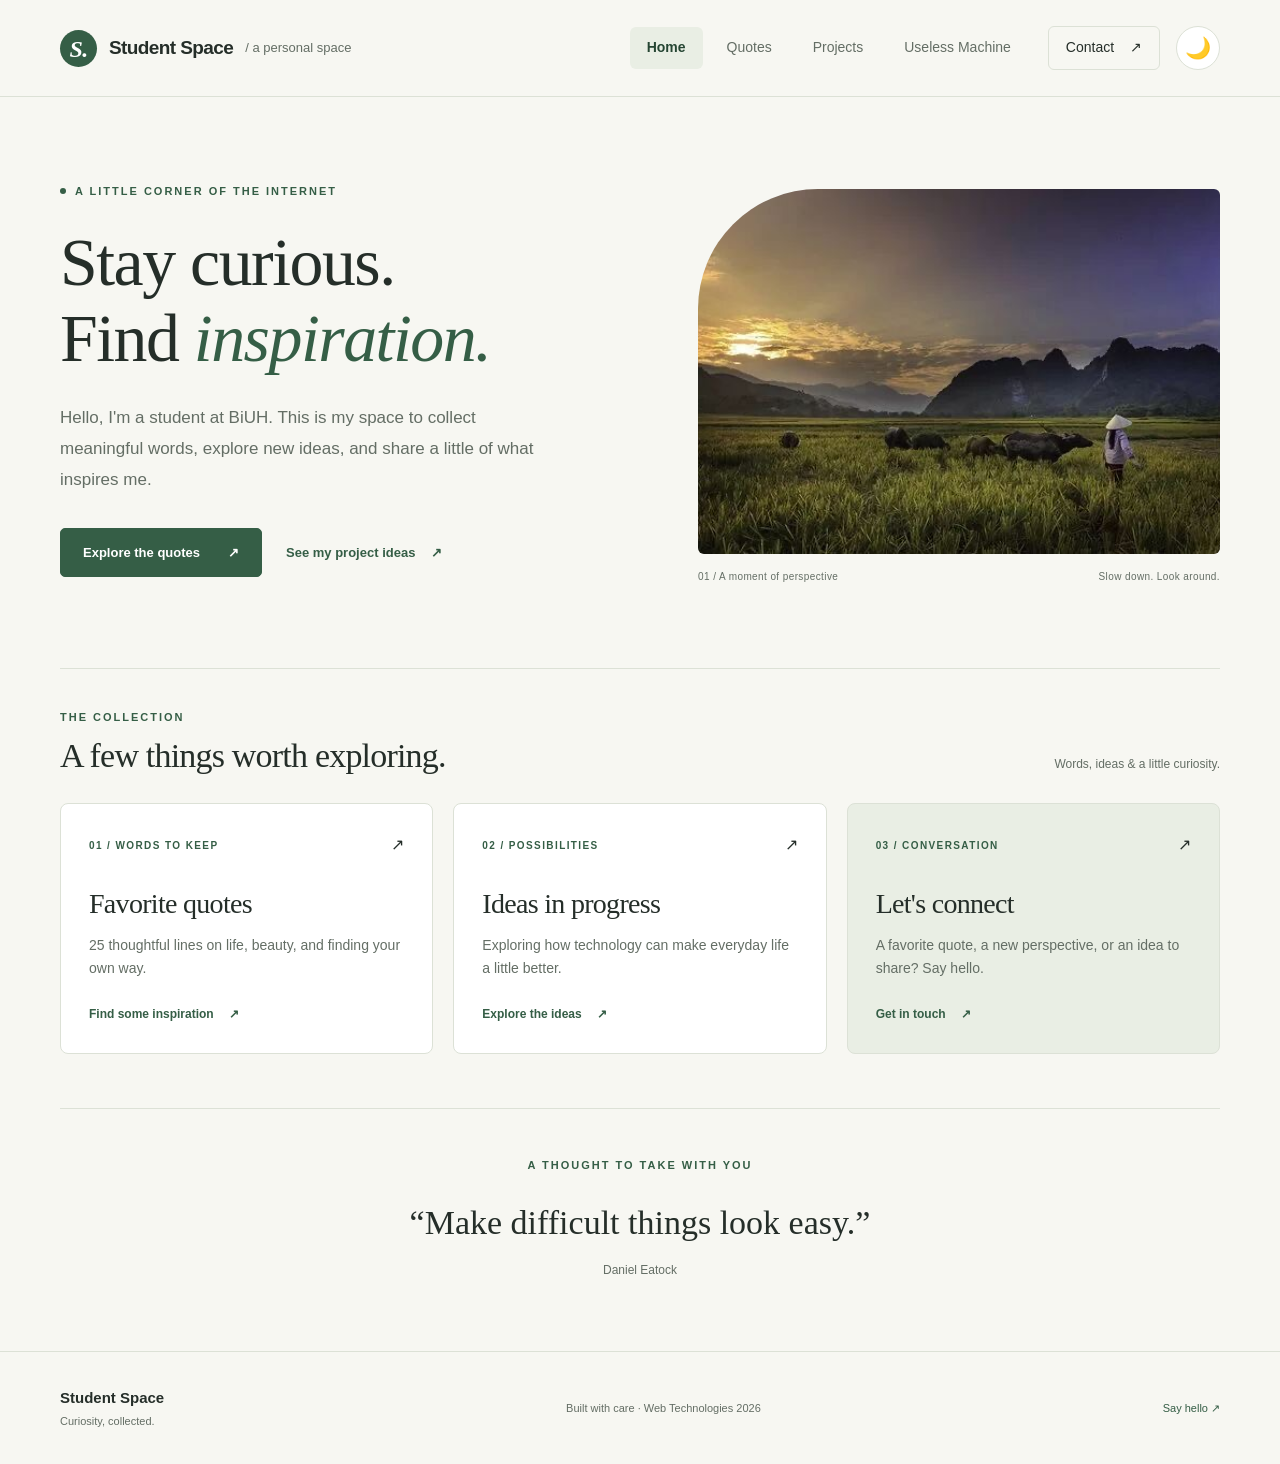
<file: index.html>
<!DOCTYPE html>
<html lang="en">
<head>
  <meta charset="UTF-8">
  <meta name="viewport" content="width=device-width, initial-scale=1.0">
  <meta name="description" content="A personal collection of thoughtful words, project ideas, and things worth exploring.">
  <meta name="theme-color" content="#f7f7f2">
  <title>Home | Student Space</title>
  <link rel="icon" type="image/svg+xml" href="favicon.svg">
  <script src="theme.js"></script>
  <link rel="stylesheet" href="styles.css">
  <script src="nav.js" defer></script>
</head>
<body>
  <a class="skip-link" href="#main-content">Skip to contentq</a>
  <header id="site-header"><nav class="site-nav container" aria-label="Main navigation">
      <a class="brand" href="index.html" aria-current="page"><span class="brand-mark" aria-hidden="true">S.</span> Student Space<span class="brand-note"> / a personal space</span></a>
      <ul class="nav-links">
        <li><a href="index.html" aria-current="page">Home</a></li>
        <li><a href="quotes.html">Quotes</a></li>
        <li><a href="project.html">Projects</a></li>
        <li><a href="useless-machine.html">Useless Machine</a></li>
        <li><a href="contact.html">Contact <span aria-hidden="true">&nearr;</span></a></li>
      </ul>
      <button id="theme-toggle" class="theme-toggle" type="button" aria-label="Switch to night mode" title="Switch to night mode" hidden><span aria-hidden="true">&#127769;</span></button>
    </nav></header>
  <main id="main-content" class="container">
    <section class="home-hero">
      <div class="hero-copy">
        <p class="eyebrow"><span class="status-dot"></span> A LITTLE CORNER OF THE INTERNET</p>
        <h1>Stay curious.<br>Find <em>inspiration.</em></h1>
        <p class="intro">Hello, I'm a student at BiUH. This is my space to collect meaningful words, explore new ideas, and share a little of what inspires me.</p>
        <div class="button-row"><a class="button" href="quotes.html">Explore the quotes <span aria-hidden="true">&nearr;</span></a><a class="text-link" href="project.html">See my project ideas <span aria-hidden="true">&nearr;</span></a></div>
      </div>
      <figure class="hero-image"><img src="123.jpg" alt="A farmer and buffalo in green fields beneath mountains at sunset" width="510" height="340"><figcaption><span>01 / A moment of perspective</span><span>Slow down. Look around.</span></figcaption></figure>
    </section>
    <section class="explore-section" aria-labelledby="explore-heading">
      <div class="section-heading"><div><p class="eyebrow">THE COLLECTION</p><h2 id="explore-heading">A few things worth exploring.</h2></div><span class="small-note">Words, ideas &amp; a little curiosity.</span></div>
      <div class="feature-grid">
        <a class="feature-card" href="quotes.html"><span class="card-top"><span class="eyebrow">01 / WORDS TO KEEP</span><span aria-hidden="true">&nearr;</span></span><h3>Favorite quotes</h3><p>25 thoughtful lines on life, beauty, and finding your own way.</p><span class="card-link">Find some inspiration <span aria-hidden="true">&nearr;</span></span></a>
        <a class="feature-card" href="project.html"><span class="card-top"><span class="eyebrow">02 / POSSIBILITIES</span><span aria-hidden="true">&nearr;</span></span><h3>Ideas in progress</h3><p>Exploring how technology can make everyday life a little better.</p><span class="card-link">Explore the ideas <span aria-hidden="true">&nearr;</span></span></a>
        <a class="feature-card feature-card-green" href="contact.html"><span class="card-top"><span class="eyebrow">03 / CONVERSATION</span><span aria-hidden="true">&nearr;</span></span><h3>Let's connect</h3><p>A favorite quote, a new perspective, or an idea to share? Say hello.</p><span class="card-link">Get in touch <span aria-hidden="true">&nearr;</span></span></a>
      </div>
    </section>
    <aside class="home-quote"><span class="eyebrow">A THOUGHT TO TAKE WITH YOU</span><blockquote>&ldquo;Make difficult things look easy.&rdquo;</blockquote><p>Daniel Eatock</p></aside>
  </main>
  <footer id="site-footer"><div class="footer-inner container">
      <a class="footer-brand" href="index.html">Student Space<span>Curiosity, collected.</span></a>
      <p>Built with care &middot; Web Technologies 2026</p>
      <a href="contact.html">Say hello <span aria-hidden="true">&nearr;</span></a>
    </div></footer>
</body>
</html>
</file>
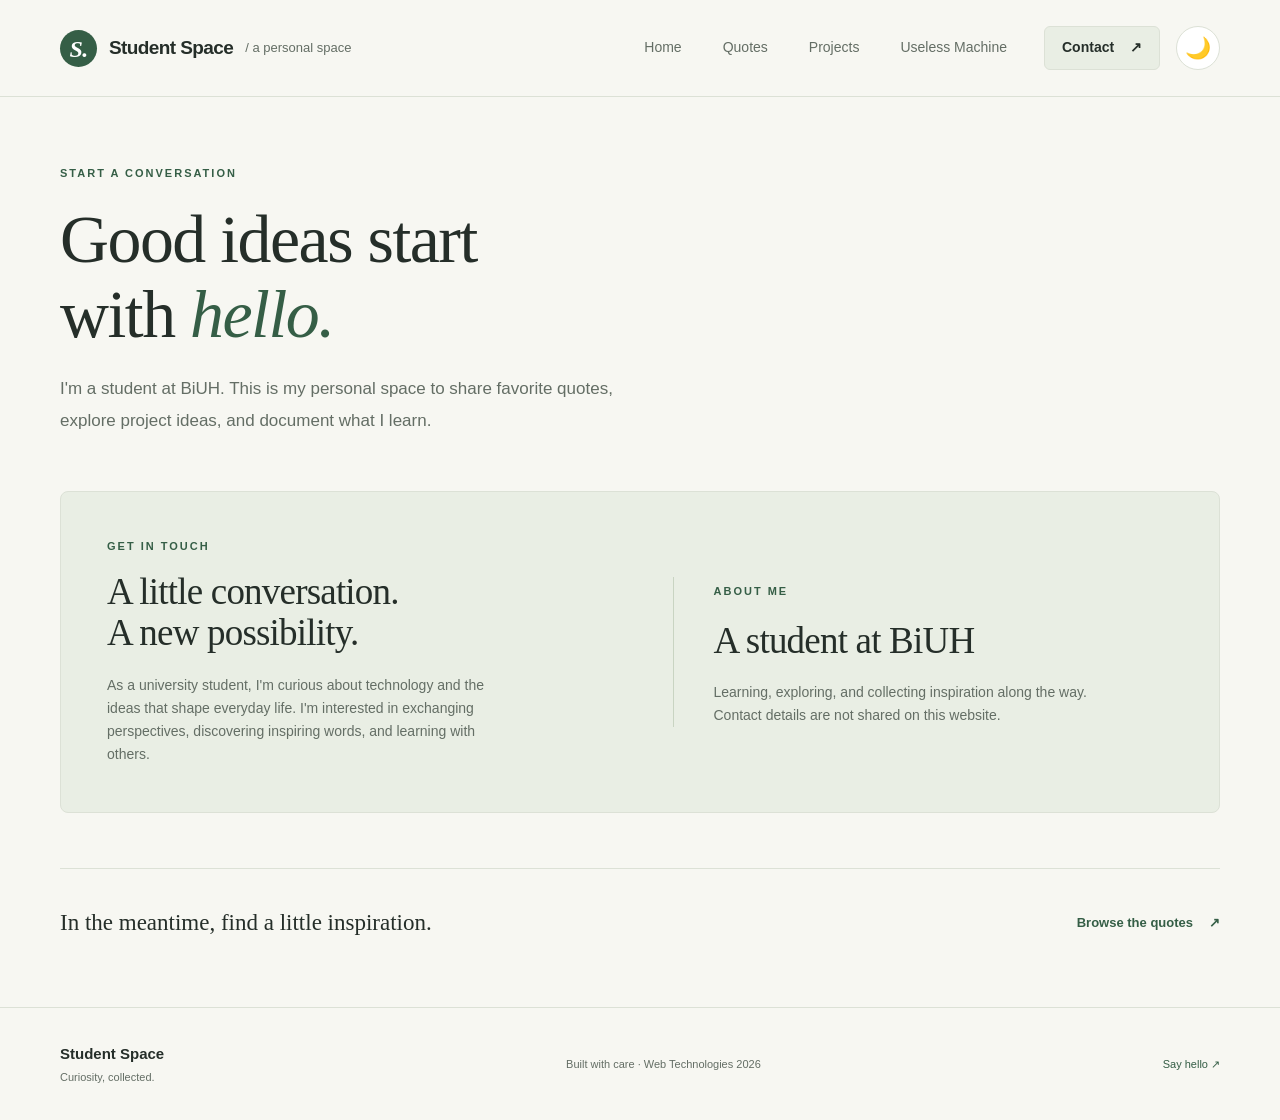
<file: contact.html>
<!DOCTYPE html>
<html lang="en">
<head>
  <meta charset="UTF-8">
  <meta name="viewport" content="width=device-width, initial-scale=1.0">
  <meta name="description" content="A student at BiUH sharing favorite quotes, exploring project ideas, and learning through this personal website.">
  <meta name="theme-color" content="#f7f7f2">
  <title>Contact | Student Space</title>
  <link rel="icon" type="image/svg+xml" href="favicon.svg">
  <script src="theme.js"></script>
  <link rel="stylesheet" href="styles.css">
  <script src="nav.js" defer></script>
</head>
<body>
  <a class="skip-link" href="#main-content">Skip to content</a>
  <header id="site-header"><nav class="site-nav container" aria-label="Main navigation">
      <a class="brand" href="index.html"><span class="brand-mark" aria-hidden="true">S.</span> Student Space<span class="brand-note"> / a personal space</span></a>
      <ul class="nav-links">
        <li><a href="index.html">Home</a></li>
        <li><a href="quotes.html">Quotes</a></li>
        <li><a href="project.html">Projects</a></li>
        <li><a href="useless-machine.html">Useless Machine</a></li>
        <li><a href="contact.html" aria-current="page">Contact <span aria-hidden="true">&nearr;</span></a></li>
      </ul>
      <button id="theme-toggle" class="theme-toggle" type="button" aria-label="Switch to night mode" title="Switch to night mode" hidden><span aria-hidden="true">&#127769;</span></button>
    </nav></header>
  <main id="main-content" class="container">
    <section class="page-heading"><p class="eyebrow">START A CONVERSATION</p><h1>Good ideas start<br>with <em>hello.</em></h1><p class="intro">I'm a student at BiUH. This is my personal space to share favorite quotes, explore project ideas, and document what I learn.</p></section>
    <section class="contact-panel" aria-labelledby="contact-heading"><div><p class="eyebrow">GET IN TOUCH</p><h2 id="contact-heading">A little conversation.<br>A new possibility.</h2><p>As a university student, I'm curious about technology and the ideas that shape everyday life. I'm interested in exchanging perspectives, discovering inspiring words, and learning with others.</p></div><div class="contact-details"><span class="eyebrow">ABOUT ME</span><h2>A student at BiUH</h2><p>Learning, exploring, and collecting inspiration along the way.</p><p class="small-note">Contact details are not shared on this website.</p></div></section>
    <aside class="closing-note"><p>In the meantime, find a little inspiration.</p><a class="text-link" href="quotes.html">Browse the quotes <span aria-hidden="true">&nearr;</span></a></aside>
  </main>
  <footer id="site-footer"><div class="footer-inner container">
      <a class="footer-brand" href="index.html">Student Space<span>Curiosity, collected.</span></a>
      <p>Built with care &middot; Web Technologies 2026</p>
      <a href="contact.html">Say hello <span aria-hidden="true">&nearr;</span></a>
    </div></footer>
</body>
</html>
</file>
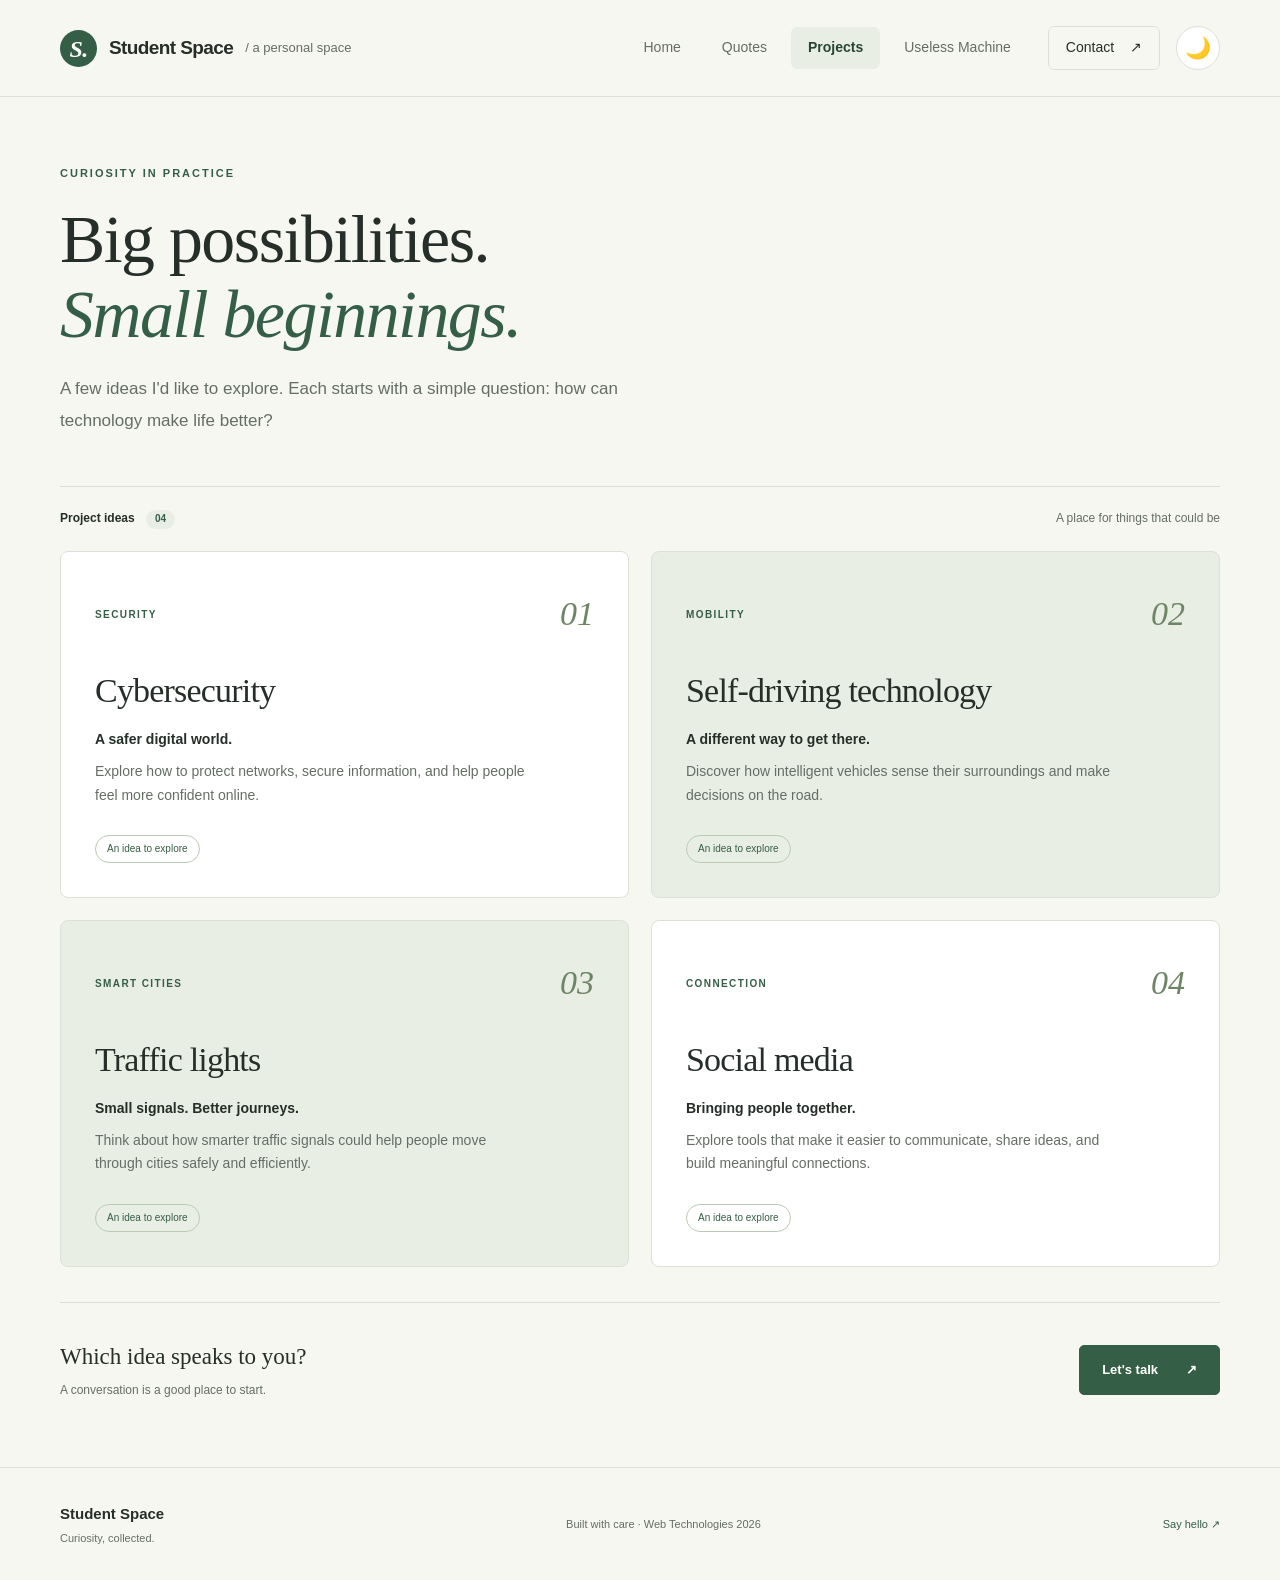
<file: project.html>
<!DOCTYPE html>
<html lang="en">
<head>
  <meta charset="UTF-8">
  <meta name="viewport" content="width=device-width, initial-scale=1.0">
  <meta name="description" content="Four project ideas exploring cybersecurity, self-driving technology, traffic lights, and social media.">
  <meta name="theme-color" content="#f7f7f2">
  <title>Project ideas | Student Space</title>
  <link rel="icon" type="image/svg+xml" href="favicon.svg">
  <script src="theme.js"></script>
  <link rel="stylesheet" href="styles.css">
  <script src="nav.js" defer></script>
</head>
<body>
  <a class="skip-link" href="#main-content">Skip to content</a>
  <header id="site-header"><nav class="site-nav container" aria-label="Main navigation">
      <a class="brand" href="index.html"><span class="brand-mark" aria-hidden="true">S.</span> Student Space<span class="brand-note"> / a personal space</span></a>
      <ul class="nav-links">
        <li><a href="index.html">Home</a></li>
        <li><a href="quotes.html">Quotes</a></li>
        <li><a href="project.html" aria-current="page">Projects</a></li>
        <li><a href="useless-machine.html">Useless Machine</a></li>
        <li><a href="contact.html">Contact <span aria-hidden="true">&nearr;</span></a></li>
      </ul>
      <button id="theme-toggle" class="theme-toggle" type="button" aria-label="Switch to night mode" title="Switch to night mode" hidden><span aria-hidden="true">&#127769;</span></button>
    </nav></header>
  <main id="main-content" class="container">
    <section class="page-heading"><p class="eyebrow">CURIOSITY IN PRACTICE</p><h1>Big possibilities.<br><em>Small beginnings.</em></h1><p class="intro">A few ideas I'd like to explore. Each starts with a simple question: how can technology make life better?</p></section>
    <div class="collection-bar"><span>Project ideas <span class="count">04</span></span><span>A place for things that could be</span></div>
    <div class="project-grid">
      <article class="project-card"><div class="card-top"><span class="eyebrow">SECURITY</span><span class="project-number">01</span></div><h2>Cybersecurity</h2><p class="project-tagline">A safer digital world.</p><p>Explore how to protect networks, secure information, and help people feel more confident online.</p><span class="idea-label">An idea to explore</span></article>
      <article class="project-card"><div class="card-top"><span class="eyebrow">MOBILITY</span><span class="project-number">02</span></div><h2>Self-driving technology</h2><p class="project-tagline">A different way to get there.</p><p>Discover how intelligent vehicles sense their surroundings and make decisions on the road.</p><span class="idea-label">An idea to explore</span></article>
      <article class="project-card"><div class="card-top"><span class="eyebrow">SMART CITIES</span><span class="project-number">03</span></div><h2>Traffic lights</h2><p class="project-tagline">Small signals. Better journeys.</p><p>Think about how smarter traffic signals could help people move through cities safely and efficiently.</p><span class="idea-label">An idea to explore</span></article>
      <article class="project-card"><div class="card-top"><span class="eyebrow">CONNECTION</span><span class="project-number">04</span></div><h2>Social media</h2><p class="project-tagline">Bringing people together.</p><p>Explore tools that make it easier to communicate, share ideas, and build meaningful connections.</p><span class="idea-label">An idea to explore</span></article>
    </div>
    <aside class="closing-note"><div><p>Which idea speaks to you?</p><span class="small-note">A conversation is a good place to start.</span></div><a class="button" href="contact.html">Let's talk <span aria-hidden="true">&nearr;</span></a></aside>
  </main>
  <footer id="site-footer"><div class="footer-inner container">
      <a class="footer-brand" href="index.html">Student Space<span>Curiosity, collected.</span></a>
      <p>Built with care &middot; Web Technologies 2026</p>
      <a href="contact.html">Say hello <span aria-hidden="true">&nearr;</span></a>
    </div></footer>
</body>
</html>
</file>
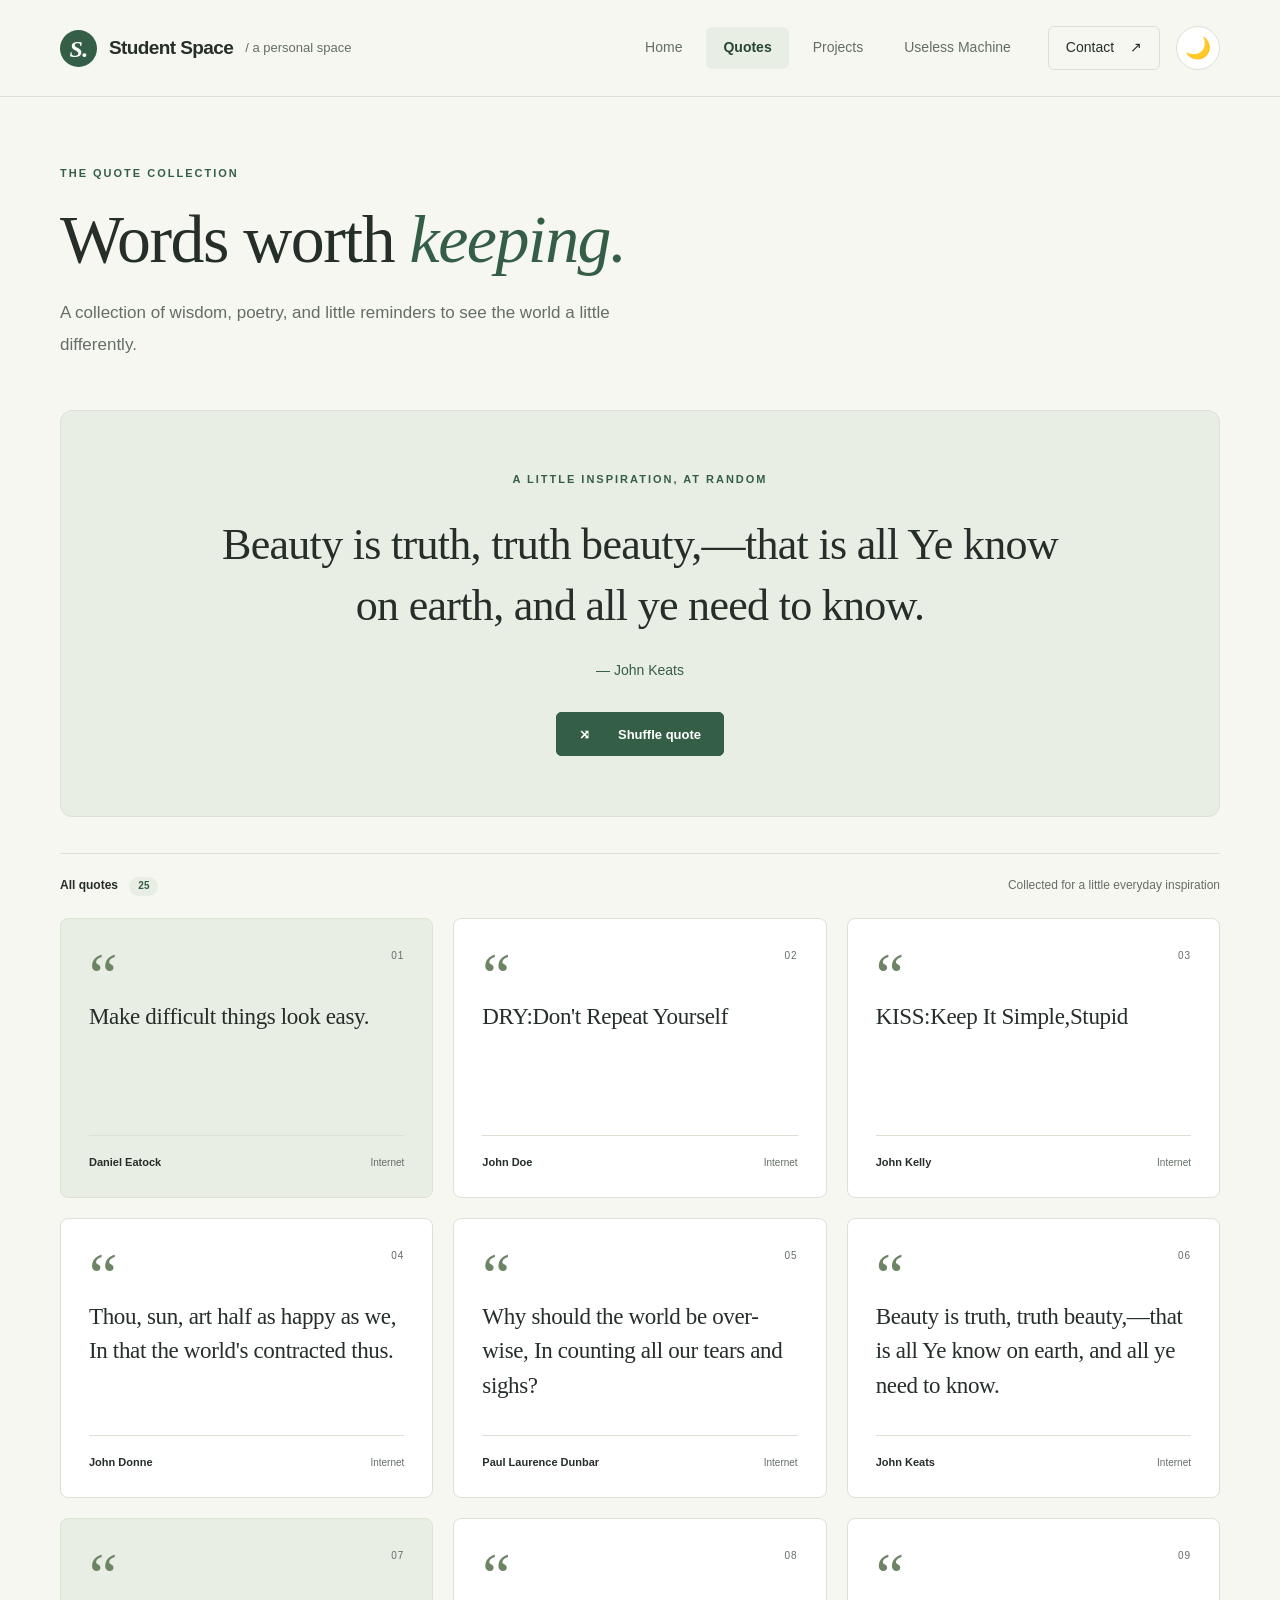
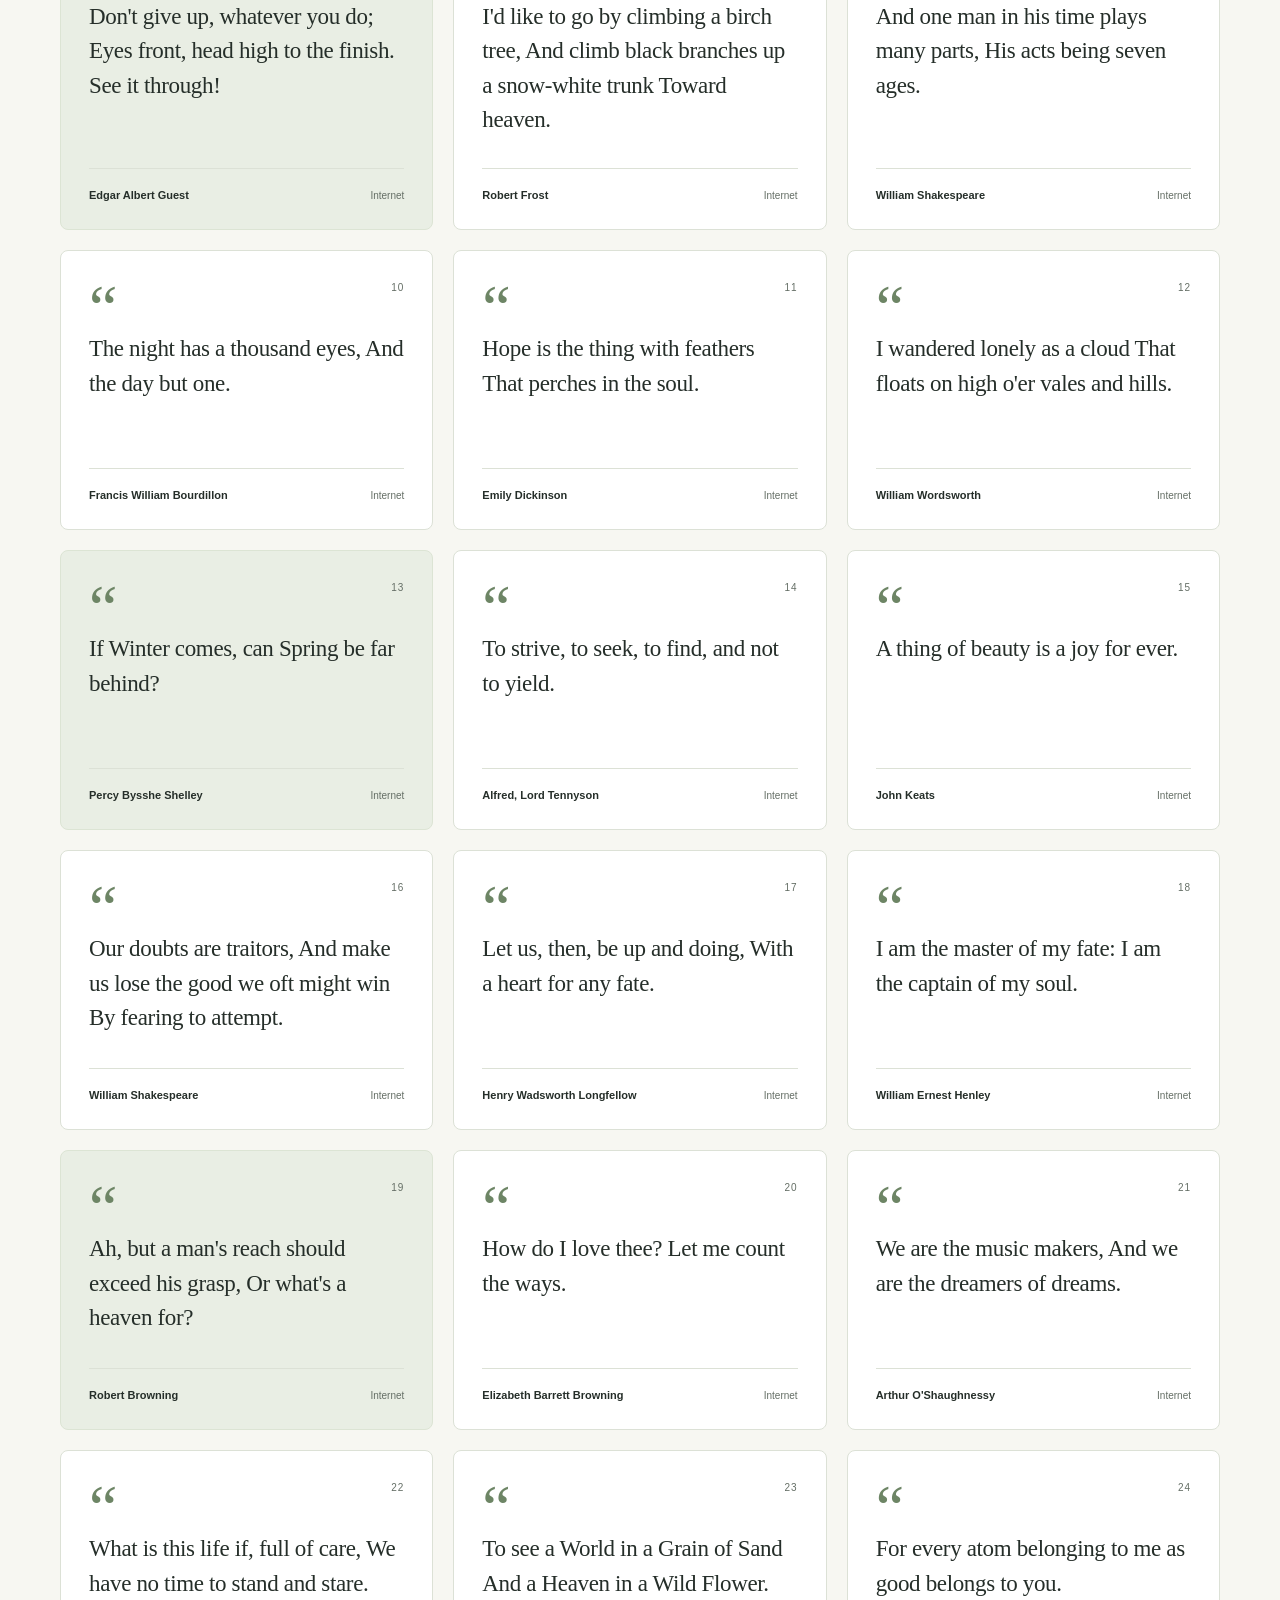
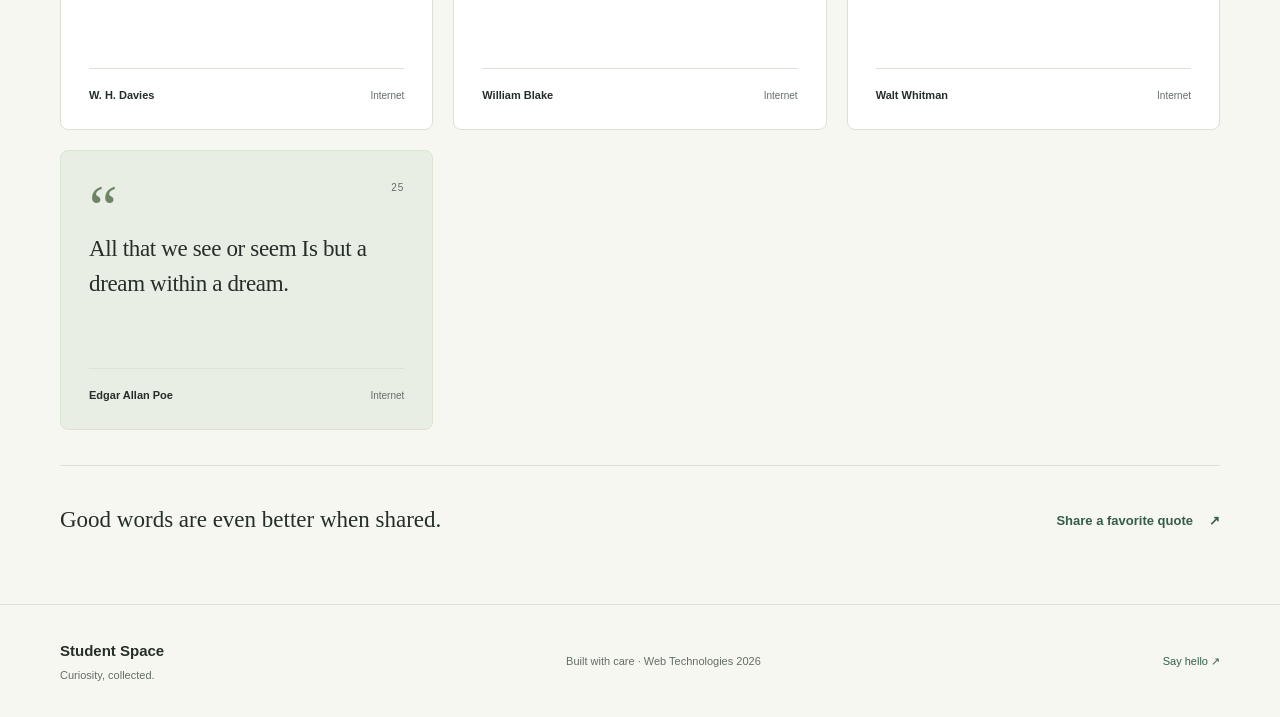
<file: quotes.html>
<!DOCTYPE html>
<html lang="en">
<head>
  <meta charset="UTF-8">
  <meta name="viewport" content="width=device-width, initial-scale=1.0">
  <meta name="description" content="25 favorite quotes about life, beauty, creativity, and perseverance.">
  <meta name="theme-color" content="#f7f7f2">
  <title>Favorite quotes | Student Space</title>
  <link rel="icon" type="image/svg+xml" href="favicon.svg">
  <script src="theme.js"></script>
  <link rel="stylesheet" href="styles.css">
  <script src="nav.js" defer></script>
  <script src="quotes.js" defer></script>
</head>
<body>
  <a class="skip-link" href="#main-content">Skip to content</a>
  <header id="site-header"><nav class="site-nav container" aria-label="Main navigation">
      <a class="brand" href="index.html"><span class="brand-mark" aria-hidden="true">S.</span> Student Space<span class="brand-note"> / a personal space</span></a>
      <ul class="nav-links">
        <li><a href="index.html">Home</a></li>
        <li><a href="quotes.html" aria-current="page">Quotes</a></li>
        <li><a href="project.html">Projects</a></li>
        <li><a href="useless-machine.html">Useless Machine</a></li>
        <li><a href="contact.html">Contact <span aria-hidden="true">&nearr;</span></a></li>
      </ul>
      <button id="theme-toggle" class="theme-toggle" type="button" aria-label="Switch to night mode" title="Switch to night mode" hidden><span aria-hidden="true">&#127769;</span></button>
    </nav></header>
  <main id="main-content" class="container">
    <section class="page-heading">
      <p class="eyebrow">THE QUOTE COLLECTION</p>
      <h1>Words worth <em>keeping.</em></h1>
      <p class="intro">A collection of wisdom, poetry, and little reminders to see the world a little differently.</p>
    </section>
    <section class="quote-hero" aria-labelledby="featured-heading">
      <h2 id="featured-heading" class="eyebrow">A LITTLE INSPIRATION, AT RANDOM</h2>
      <div class="featured-quote" aria-live="polite" aria-atomic="true">
        <blockquote><p id="featured-quote-text">Make difficult things look easy.</p></blockquote>
        <p class="featured-attribution">&mdash; <cite id="featured-quote-author">Daniel Eatock</cite></p>
      </div>
      <button class="button" id="shuffle-quote" type="button" hidden><span aria-hidden="true">&#10536;</span> Shuffle quote</button>
    </section>
    <div class="collection-bar"><span>All quotes <span class="count">25</span></span><span>Collected for a little everyday inspiration</span></div>
    <div class="grid quotes-grid">
      <article class="quote">
        <div class="quote-top"><span class="quote-mark" aria-hidden="true">&ldquo;</span><span class="quote-number">01</span></div>
        <blockquote><p>Make difficult things look easy.</p></blockquote>
        <footer><cite>Daniel Eatock</cite><span class="source">Internet</span></footer>
      </article>
      <article class="quote">
        <div class="quote-top"><span class="quote-mark" aria-hidden="true">&ldquo;</span><span class="quote-number">02</span></div>
        <blockquote><p>DRY:Don't Repeat Yourself</p></blockquote>
        <footer><cite>John Doe</cite><span class="source">Internet</span></footer>
      </article>
      <article class="quote">
        <div class="quote-top"><span class="quote-mark" aria-hidden="true">&ldquo;</span><span class="quote-number">03</span></div>
        <blockquote><p>KISS:Keep It Simple,Stupid</p></blockquote>
        <footer><cite>John Kelly</cite><span class="source">Internet</span></footer>
      </article>
      <article class="quote">
        <div class="quote-top"><span class="quote-mark" aria-hidden="true">&ldquo;</span><span class="quote-number">04</span></div>
        <blockquote><p>Thou, sun, art half as happy as we,
In that the world's contracted thus.</p></blockquote>
        <footer><cite>John Donne</cite><span class="source">Internet</span></footer>
      </article>
      <article class="quote">
        <div class="quote-top"><span class="quote-mark" aria-hidden="true">&ldquo;</span><span class="quote-number">05</span></div>
        <blockquote><p>Why should the world be over-wise,
In counting all our tears and sighs?</p></blockquote>
        <footer><cite>Paul Laurence Dunbar</cite><span class="source">Internet</span></footer>
      </article>
      <article class="quote">
        <div class="quote-top"><span class="quote-mark" aria-hidden="true">&ldquo;</span><span class="quote-number">06</span></div>
        <blockquote><p>Beauty is truth, truth beauty,&mdash;that is all
Ye know on earth, and all ye need to know.</p></blockquote>
        <footer><cite>John Keats</cite><span class="source">Internet</span></footer>
      </article>
      <article class="quote">
        <div class="quote-top"><span class="quote-mark" aria-hidden="true">&ldquo;</span><span class="quote-number">07</span></div>
        <blockquote><p>Don't give up, whatever you do;
Eyes front, head high to the finish.
See it through!</p></blockquote>
        <footer><cite>Edgar Albert Guest</cite><span class="source">Internet</span></footer>
      </article>
      <article class="quote">
        <div class="quote-top"><span class="quote-mark" aria-hidden="true">&ldquo;</span><span class="quote-number">08</span></div>
        <blockquote><p>I'd like to go by climbing a birch tree,
And climb black branches up a snow-white trunk
Toward heaven.</p></blockquote>
        <footer><cite>Robert Frost</cite><span class="source">Internet</span></footer>
      </article>
      <article class="quote">
        <div class="quote-top"><span class="quote-mark" aria-hidden="true">&ldquo;</span><span class="quote-number">09</span></div>
        <blockquote><p>And one man in his time plays many parts,
His acts being seven ages.</p></blockquote>
        <footer><cite>William Shakespeare</cite><span class="source">Internet</span></footer>
      </article>
      <article class="quote">
        <div class="quote-top"><span class="quote-mark" aria-hidden="true">&ldquo;</span><span class="quote-number">10</span></div>
        <blockquote><p>The night has a thousand eyes,
And the day but one.</p></blockquote>
        <footer><cite>Francis William Bourdillon</cite><span class="source">Internet</span></footer>
      </article>
      <article class="quote">
        <div class="quote-top"><span class="quote-mark" aria-hidden="true">&ldquo;</span><span class="quote-number">11</span></div>
        <blockquote><p>Hope is the thing with feathers
That perches in the soul.</p></blockquote>
        <footer><cite>Emily Dickinson</cite><span class="source">Internet</span></footer>
      </article>
      <article class="quote">
        <div class="quote-top"><span class="quote-mark" aria-hidden="true">&ldquo;</span><span class="quote-number">12</span></div>
        <blockquote><p>I wandered lonely as a cloud
That floats on high o'er vales and hills.</p></blockquote>
        <footer><cite>William Wordsworth</cite><span class="source">Internet</span></footer>
      </article>
      <article class="quote">
        <div class="quote-top"><span class="quote-mark" aria-hidden="true">&ldquo;</span><span class="quote-number">13</span></div>
        <blockquote><p>If Winter comes, can Spring be far behind?</p></blockquote>
        <footer><cite>Percy Bysshe Shelley</cite><span class="source">Internet</span></footer>
      </article>
      <article class="quote">
        <div class="quote-top"><span class="quote-mark" aria-hidden="true">&ldquo;</span><span class="quote-number">14</span></div>
        <blockquote><p>To strive, to seek, to find, and not to yield.</p></blockquote>
        <footer><cite>Alfred, Lord Tennyson</cite><span class="source">Internet</span></footer>
      </article>
      <article class="quote">
        <div class="quote-top"><span class="quote-mark" aria-hidden="true">&ldquo;</span><span class="quote-number">15</span></div>
        <blockquote><p>A thing of beauty is a joy for ever.</p></blockquote>
        <footer><cite>John Keats</cite><span class="source">Internet</span></footer>
      </article>
      <article class="quote">
        <div class="quote-top"><span class="quote-mark" aria-hidden="true">&ldquo;</span><span class="quote-number">16</span></div>
        <blockquote><p>Our doubts are traitors,
And make us lose the good we oft might win
By fearing to attempt.</p></blockquote>
        <footer><cite>William Shakespeare</cite><span class="source">Internet</span></footer>
      </article>
      <article class="quote">
        <div class="quote-top"><span class="quote-mark" aria-hidden="true">&ldquo;</span><span class="quote-number">17</span></div>
        <blockquote><p>Let us, then, be up and doing,
With a heart for any fate.</p></blockquote>
        <footer><cite>Henry Wadsworth Longfellow</cite><span class="source">Internet</span></footer>
      </article>
      <article class="quote">
        <div class="quote-top"><span class="quote-mark" aria-hidden="true">&ldquo;</span><span class="quote-number">18</span></div>
        <blockquote><p>I am the master of my fate:
I am the captain of my soul.</p></blockquote>
        <footer><cite>William Ernest Henley</cite><span class="source">Internet</span></footer>
      </article>
      <article class="quote">
        <div class="quote-top"><span class="quote-mark" aria-hidden="true">&ldquo;</span><span class="quote-number">19</span></div>
        <blockquote><p>Ah, but a man's reach should exceed his grasp,
Or what's a heaven for?</p></blockquote>
        <footer><cite>Robert Browning</cite><span class="source">Internet</span></footer>
      </article>
      <article class="quote">
        <div class="quote-top"><span class="quote-mark" aria-hidden="true">&ldquo;</span><span class="quote-number">20</span></div>
        <blockquote><p>How do I love thee? Let me count the ways.</p></blockquote>
        <footer><cite>Elizabeth Barrett Browning</cite><span class="source">Internet</span></footer>
      </article>
      <article class="quote">
        <div class="quote-top"><span class="quote-mark" aria-hidden="true">&ldquo;</span><span class="quote-number">21</span></div>
        <blockquote><p>We are the music makers,
And we are the dreamers of dreams.</p></blockquote>
        <footer><cite>Arthur O'Shaughnessy</cite><span class="source">Internet</span></footer>
      </article>
      <article class="quote">
        <div class="quote-top"><span class="quote-mark" aria-hidden="true">&ldquo;</span><span class="quote-number">22</span></div>
        <blockquote><p>What is this life if, full of care,
We have no time to stand and stare.</p></blockquote>
        <footer><cite>W. H. Davies</cite><span class="source">Internet</span></footer>
      </article>
      <article class="quote">
        <div class="quote-top"><span class="quote-mark" aria-hidden="true">&ldquo;</span><span class="quote-number">23</span></div>
        <blockquote><p>To see a World in a Grain of Sand
And a Heaven in a Wild Flower.</p></blockquote>
        <footer><cite>William Blake</cite><span class="source">Internet</span></footer>
      </article>
      <article class="quote">
        <div class="quote-top"><span class="quote-mark" aria-hidden="true">&ldquo;</span><span class="quote-number">24</span></div>
        <blockquote><p>For every atom belonging to me as good belongs to you.</p></blockquote>
        <footer><cite>Walt Whitman</cite><span class="source">Internet</span></footer>
      </article>
      <article class="quote">
        <div class="quote-top"><span class="quote-mark" aria-hidden="true">&ldquo;</span><span class="quote-number">25</span></div>
        <blockquote><p>All that we see or seem
Is but a dream within a dream.</p></blockquote>
        <footer><cite>Edgar Allan Poe</cite><span class="source">Internet</span></footer>
      </article>
    </div>
    <aside class="closing-note"><p>Good words are even better when shared.</p><a class="text-link" href="contact.html">Share a favorite quote <span aria-hidden="true">&nearr;</span></a></aside>
  </main>
  <footer id="site-footer"><div class="footer-inner container">
      <a class="footer-brand" href="index.html">Student Space<span>Curiosity, collected.</span></a>
      <p>Built with care &middot; Web Technologies 2026</p>
      <a href="contact.html">Say hello <span aria-hidden="true">&nearr;</span></a>
    </div></footer>
</body>
</html>
</file>
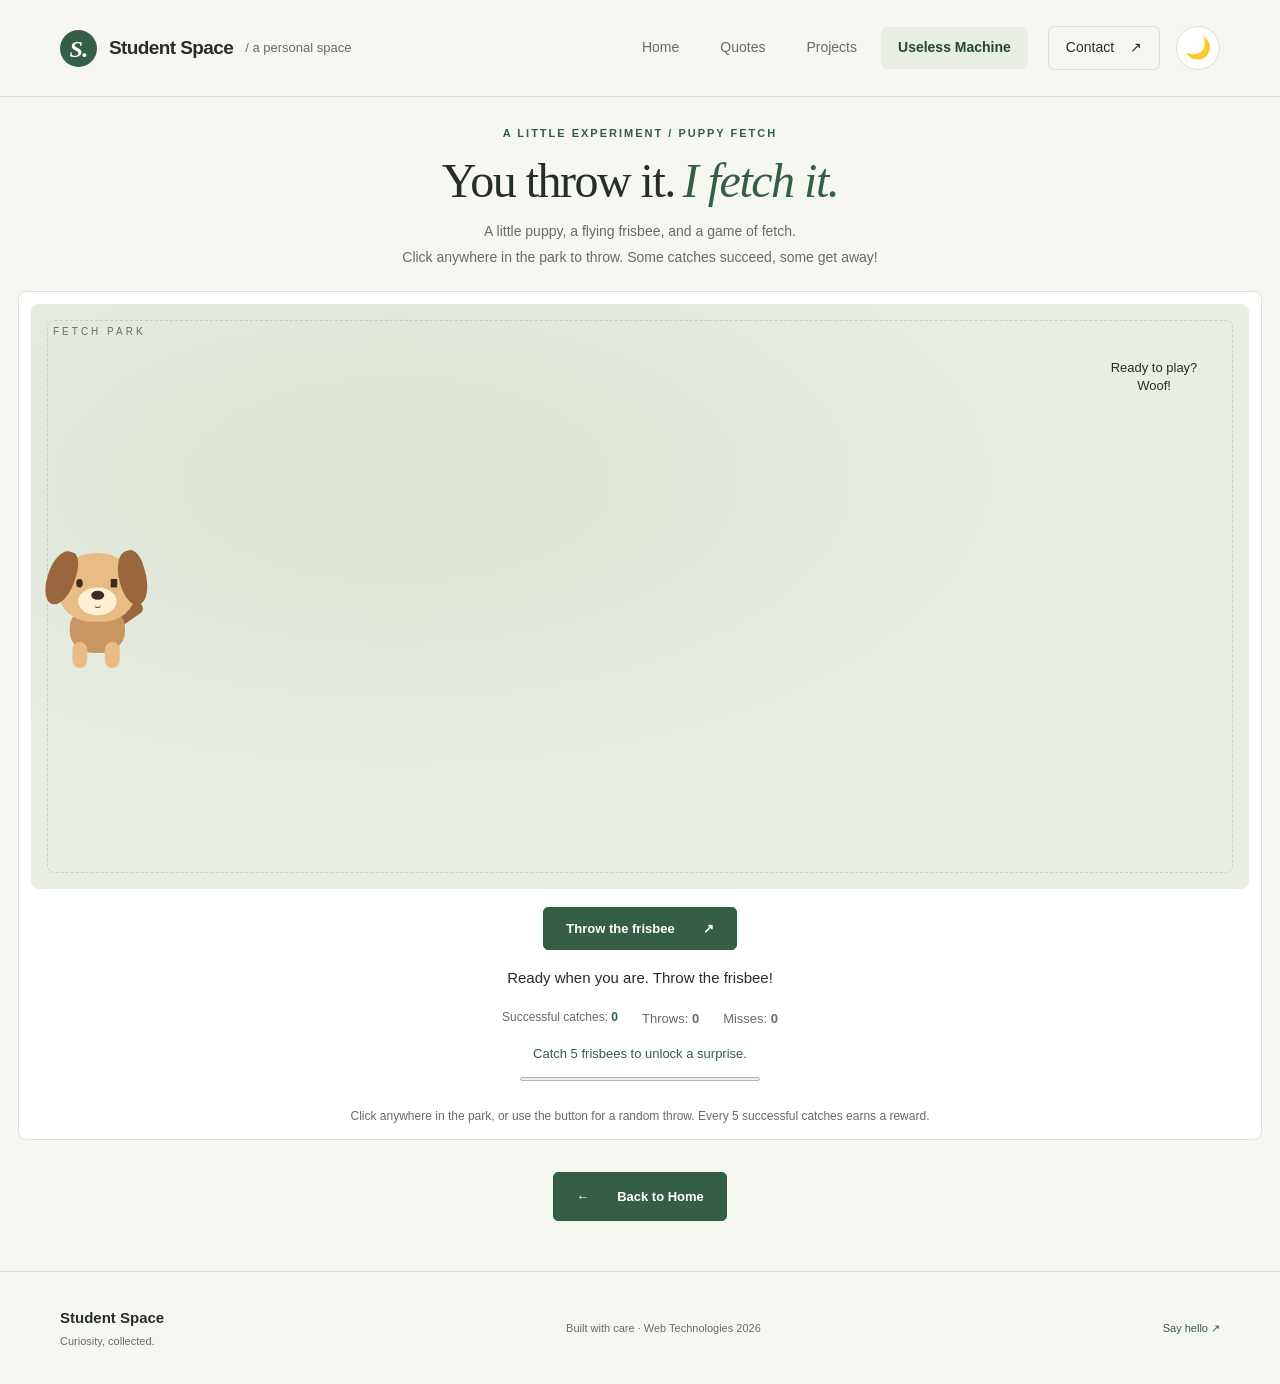
<file: useless-machine.html>
<!DOCTYPE html>
<html lang="en">
<head>
  <meta charset="UTF-8">
  <meta name="viewport" content="width=device-width, initial-scale=1.0">
  <meta name="theme-color" content="#f7f7f2">
  <title>Puppy Fetch | Student Space</title>
  <link rel="icon" type="image/svg+xml" href="favicon.svg">
  <script src="theme.js"></script>
  <link rel="stylesheet" href="styles.css">
  <script src="nav.js" defer></script>
  <style>
    body{min-height:100svh;display:flex;flex-direction:column}
    .machine-page{flex:1;text-align:center;padding-block:64px 60px}
    .machine-page h1{margin:20px 0 24px}
    .machine-page .intro{margin-inline:auto}
    .machine-panel{max-width:680px;margin:36px auto 0;padding:28px 20px 32px;background:var(--surface);border:1px solid var(--line);border-radius:8px}
    .machine-page .button-row{justify-content:center}
    .machine-panel .status{color:var(--ink)}
    .machine-panel .machine-count,.machine-panel .hint{color:var(--muted)}
    .machine-panel .speech{background:var(--sage);color:var(--ink);line-height:1.4}
    .machine-count{font-size:12px;margin-top:20px}
    .machine-count strong{color:var(--green)}
    .machine-site .nav-links{flex-wrap:wrap}
    @media(max-width:600px){.machine-page{padding-block:40px}.machine-panel{padding-inline:12px}.machine-page h1{font-size:40px}}
    .scene{position:relative;height:300px;margin:20px auto 24px;overflow:hidden;border-radius:8px;background:linear-gradient(var(--sage) 0 72%,#84a16b33 72%);isolation:isolate}
    .scene:before{content:"FETCH PARK";position:absolute;top:20px;left:22px;font-size:10px;letter-spacing:3px;color:var(--muted)}
    .scene:after{content:"";position:absolute;bottom:45px;left:5%;right:5%;border-bottom:2px dashed #84a16b66}
    .dog{position:absolute;left:4%;bottom:36px;width:154px;height:200px;transform:scale(.65);transform-origin:left bottom;z-index:2;transition:left 1s ease-in-out}
    .scene.chasing .dog{left:calc(100% - 115px)}
    .dog-body{position:absolute;left:35px;top:105px;width:85px;height:72px;background:#c99560;border-radius:45%}
    .leg{position:absolute;top:160px;width:23px;height:40px;background:#e8bd84;border-radius:12px}.leg.one{left:39px}.leg.two{left:89px}
    .tail{position:absolute;top:120px;left:109px;width:45px;height:18px;background:#99663e;border-radius:20px;transform-origin:left center;transform:rotate(-35deg)}
    .running .leg{animation:run .22s infinite alternate}.running .leg.two{animation-direction:alternate-reverse}.running .tail{animation:wag .18s infinite alternate}
    @keyframes run{to{transform:rotate(25deg) translateY(-8px)}}@keyframes wag{to{transform:rotate(-65deg)}}
    .head{position:absolute;top:23px;left:18px;width:118px;height:106px;background:#e8bd84;border-radius:48% 48% 43% 43%}
    .ear{position:absolute;top:19px;width:42px;height:85px;background:#99663e;border-radius:60% 40% 65% 50%;z-index:1}.ear.left{left:1px;transform:rotate(16deg)}.ear.right{right:1px;transform:rotate(-16deg)}
    .eyes{position:absolute;top:40px;left:27px;width:10px;height:13px;background:#3e2c24;border-radius:50%}.eyes:after{content:"";position:absolute}
    .muzzle{position:absolute;bottom:10px;left:30px;width:59px;height:43px;background:#fff0d4;border-radius:50%}.nose{position:absolute;top:5px;left:20px;width:20px;height:14px;background:#3e2c24;border-radius:50%}.mouth{position:absolute;top:20px;left:25px;width:10px;height:12px;border-bottom:2px solid #704b38;border-radius:50%}
    .disc{position:absolute;width:54px;height:16px;border:3px solid #be6843;border-radius:50%;background:#eea575;box-shadow:inset 0 0 0 3px #f9cd96;z-index:3;left:8%;bottom:42px}
    .scene.thrown>.disc{animation:fly 1.1s ease-out forwards}
    @keyframes fly{0%{left:8%;bottom:42px;transform:rotate(-15deg)}50%{bottom:200px;transform:rotate(170deg)}100%{left:calc(100% - 78px);bottom:42px;transform:rotate(360deg)}}
    .carried-disc{display:none;left:50px;top:112px;bottom:auto}.carrying .carried-disc{display:block}.scene.picked-up>.disc{visibility:hidden}
    .speech{position:absolute;top:45px;right:20px;max-width:150px;padding:10px 14px;border-radius:14px;font-size:13px;z-index:4}
    .status{min-height:28px;font-size:15px}.hint{font-size:12px;margin-top:24px}
    #throw-button{margin-bottom:16px;cursor:pointer;font-family:inherit}#throw-button:disabled{opacity:.6;cursor:wait}
    .eyes{box-shadow:none}
    .eyes:after{top:0;left:53px;width:10px;height:13px;background:#3e2c24;box-shadow:none}
    .dog[data-expression="happy"] .eyes,.dog[data-expression="happy"] .eyes:after{height:8px;background:transparent;border-top:3px solid #3e2c24;border-radius:50%}
    .dog[data-expression="happy"] .mouth{left:19px;width:23px;height:14px;border-bottom:3px solid #704b38}
    .dog[data-expression="grumpy"] .head:before,.dog[data-expression="grumpy"] .head:after{content:"";position:absolute;top:32px;width:19px;height:3px;background:#704b38;border-radius:3px}
    .dog[data-expression="grumpy"] .head:before{left:22px;transform:rotate(20deg)}
    .dog[data-expression="grumpy"] .head:after{right:22px;transform:rotate(-20deg)}
    .dog[data-expression="grumpy"] .mouth{top:25px;left:20px;width:20px;height:8px;border-bottom:0;border-top:2px solid #704b38}
    .dog[data-expression="surprised"] .eyes,.dog[data-expression="surprised"] .eyes:after{width:13px;height:17px;top:37px}
    .dog[data-expression="surprised"] .eyes:after{top:0}
    .dog[data-expression="surprised"] .mouth{top:23px;left:24px;width:12px;height:14px;background:#704b38;border:0;border-radius:50%}
    .dog[data-expression="sleepy"] .eyes,.dog[data-expression="sleepy"] .eyes:after{height:4px;top:46px;border-radius:4px}
    .dog[data-expression="sleepy"] .eyes:after{top:0}
    .dog[data-expression="wink"] .eyes:after{height:4px;top:6px;border-radius:4px}
    .dog[data-expression="wink"] .mouth{left:20px;width:22px;transform:rotate(-12deg)}
    .dog[data-expression="playful"] .mouth{top:20px;left:19px;width:23px;height:15px;background:#704b38;border:0;border-radius:3px 3px 14px 14px}
    .dog[data-expression="playful"] .mouth:after{content:"";position:absolute;top:7px;left:7px;width:10px;height:14px;background:#e48f95;border-radius:3px 3px 8px 8px}
    .challenge{margin-top:18px;color:var(--green);font-size:13px}
    .challenge progress{display:block;width:min(240px,100%);height:8px;margin:10px auto;accent-color:var(--green)}
    .surprise{width:min(420px,calc(100% - 40px));padding:32px;text-align:center;background:var(--surface);color:var(--ink);border:1px solid var(--line);border-radius:16px;box-shadow:0 20px 80px #0003}
    .surprise::backdrop{background:#17251dcc;backdrop-filter:blur(5px)}
    .surprise .badge{display:block;font-size:64px;line-height:1.3;margin-bottom:12px}
    .surprise h2{font-size:32px;margin:12px 0}
    .surprise p:not(.eyebrow){color:var(--muted);margin-bottom:24px}
    .surprise .button{cursor:pointer;font-family:inherit}
    .confetti{position:fixed;inset:0;overflow:hidden;pointer-events:none}
    .confetti i{position:absolute;top:-20px;left:var(--x);width:9px;height:16px;background:var(--color);animation:confetti-fall 2.8s var(--delay) ease-in forwards}
    @keyframes confetti-fall{to{transform:translateY(110vh) rotate(650deg)}}
    @media(prefers-reduced-motion:reduce){*,*:before,*:after{transition-duration:.01ms!important;animation-duration:.01ms!important;animation-iteration-count:1!important}.confetti{display:none}}@media(max-width:400px){.speech{right:12px;max-width:125px;font-size:12px;padding:10px}}
    .machine-page{width:100%;padding:28px 18px 40px}
    .machine-page h1{font-size:clamp(32px,4vw,48px);margin:12px 0}
    .machine-page h1 br{display:none}.machine-page h1 em{margin-left:8px}
    .machine-page .intro{font-size:14px}
    .machine-panel{max-width:none;width:100%;margin-top:20px;padding:12px}
    .scene{height:clamp(380px,65svh,850px);width:100%;margin:0 0 18px;cursor:crosshair;background:radial-gradient(ellipse at 30% 30%,#84a16b22,transparent 60%),var(--sage)}
    .scene:after{inset:16px;border:1px dashed #84a16b55;border-radius:8px;pointer-events:none}
    .dog{bottom:auto;top:50%;left:40%;transform-origin:top left;transition:left 1s ease-in-out,top 1s ease-in-out;pointer-events:none}
    .scene>.disc{top:80%;left:50%;bottom:auto;visibility:hidden;pointer-events:none}
    .speech{pointer-events:none}.scene .carried-disc{top:112px;bottom:auto}
    .game-stats{display:flex;justify-content:center;gap:24px;flex-wrap:wrap;color:var(--muted);font-size:13px;margin:14px 0}
    .machine-count{margin:0}.challenge{margin-top:10px}
    @media(max-width:600px){.machine-page{padding-inline:8px}.machine-panel{padding:8px}.scene{height:62svh;min-height:380px}.machine-page h1{font-size:32px}}
  </style>
</head>
<body class="machine-site">
  <a class="skip-link" href="#main-content">Skip to content</a>
  <header id="site-header"><nav class="site-nav container" aria-label="Main navigation">
    <a class="brand" href="index.html"><span class="brand-mark" aria-hidden="true">S.</span> Student Space<span class="brand-note"> / a personal space</span></a>
    <ul class="nav-links">
      <li><a href="index.html">Home</a></li>
      <li><a href="quotes.html">Quotes</a></li>
      <li><a href="project.html">Projects</a></li>
      <li><a href="useless-machine.html" aria-current="page">Useless Machine</a></li>
      <li><a href="contact.html">Contact <span aria-hidden="true">&nearr;</span></a></li>
    </ul>
    <button id="theme-toggle" class="theme-toggle" type="button" aria-label="Switch to night mode" title="Switch to night mode" hidden><span aria-hidden="true">&#127769;</span></button>
  </nav></header>
  <main id="main-content" class="container machine-page">
    <p class="eyebrow">A LITTLE EXPERIMENT / PUPPY FETCH</p>
    <h1>You throw it.<br><em>I fetch it.</em></h1>
    <p class="intro">A little puppy, a flying frisbee, and a game of fetch.<br>Click anywhere in the park to throw. Some catches succeed, some get away!</p>
    <div class="machine-panel">
    <div class="scene" id="scene" role="group" aria-label="Fetch park. Click a spot to throw a frisbee there.">
      <div class="speech" id="speech">Ready to play? Woof!</div>
      <div class="disc" aria-hidden="true"></div>
      <div class="dog" aria-hidden="true"><div class="tail"></div><div class="dog-body"></div><div class="leg one"></div><div class="leg two"></div><div class="ear left"></div><div class="ear right"></div><div class="head"><div class="eyes"></div><div class="muzzle"><div class="nose"></div><div class="mouth"></div></div></div><div class="disc carried-disc"></div></div>
    </div>
    <button class="button" id="throw-button" type="button">Throw the frisbee <span aria-hidden="true">&nearr;</span></button>
    <p class="status" id="status" role="status" aria-live="polite">Ready when you are. Throw the frisbee!</p>
    <div class="game-stats"><p class="machine-count">Successful catches: <strong id="count">0</strong></p><p>Throws: <strong id="throws">0</strong></p><p>Misses: <strong id="misses">0</strong></p></div>
    <div class="challenge"><span id="challenge-text">Catch 5 frisbees to unlock a surprise.</span><progress id="challenge-progress" value="0" max="5" aria-label="Progress toward the next surprise"></progress></div>
    <p class="hint">Click anywhere in the park, or use the button for a random throw. Every 5 successful catches earns a reward.</p>
    </div>
    <div class="button-row"><a class="button" href="index.html"><span aria-hidden="true">&larr;</span> Back to Home</a></div>
  </main>
  <footer id="site-footer"><div class="footer-inner container">
    <a class="footer-brand" href="index.html">Student Space<span>Curiosity, collected.</span></a>
    <p>Built with care &middot; Web Technologies 2026</p>
    <a href="contact.html">Say hello <span aria-hidden="true">&nearr;</span></a>
  </div></footer>
  <dialog class="surprise" id="surprise" aria-labelledby="surprise-title" aria-describedby="surprise-description">
    <div class="confetti" id="confetti" aria-hidden="true"></div>
    <span class="badge" aria-hidden="true">🐶🏅</span>
    <p class="eyebrow">SECRET REWARD UNLOCKED</p>
    <h2 id="surprise-title">Best Playmate!</h2>
    <p id="surprise-description">Five successful catches, one new best friend. The puppy has a gift for you: a big virtual hug. Woof!</p>
    <form method="dialog"><button class="button" autofocus>Keep playing <span aria-hidden="true">&rarr;</span></button></form>
  </dialog>
  <script>
    const scene=document.getElementById('scene'),toggle=document.getElementById('throw-button'),statusText=document.getElementById('status'),speech=document.getElementById('speech'),counter=document.getElementById('count');
    const lines=['Got it! Woof!','Watch me run!','Another one? Yay!','Best game ever!','Coming right back!','Fetch champion!'];
    const dog=document.querySelector('.dog');
    const expressions=['happy','grumpy','surprised','sleepy','wink','playful'];
    const surprise=document.getElementById('surprise'),progress=document.getElementById('challenge-progress'),challengeText=document.getElementById('challenge-text');
    function celebrate(){
      const confetti=document.getElementById('confetti');
      confetti.replaceChildren();
      const colors=['#84a16b','#e8bd84','#e48f95','#8fb9c6','#d5b75b'];
      for(let i=0;i<35;i++){
        const piece=document.createElement('i');
        piece.style.setProperty('--x',`${Math.random()*100}%`);
        piece.style.setProperty('--delay',`${Math.random()*.6}s`);
        piece.style.setProperty('--color',colors[i%colors.length]);
        confetti.append(piece);
      }
      surprise.showModal();
    }
    surprise.addEventListener('close',()=>{
      progress.value=0;
      challengeText.textContent='Play another 5 rounds for another puppy hug!';
      toggle.focus();
    });
    let busy=false,count=0,throws=0,misses=0;
    const disc=scene.querySelector(':scope > .disc');
    const reduceMotion=window.matchMedia('(prefers-reduced-motion: reduce)');
    const clamp=(v,min,max)=>Math.max(min,Math.min(max,v));
    function moveDog(x,y){
      dog.style.left=`${clamp(x,16,scene.clientWidth-116)}px`;
      dog.style.top=`${clamp(y,38,scene.clientHeight-146)}px`;
    }
    function roam(){
      if(busy || surprise.open || document.hidden)return;
      dog.classList.add('running');
      moveDog(16+Math.random()*(scene.clientWidth-132),38+Math.random()*(scene.clientHeight-184));
      setTimeout(()=>{if(!busy)dog.classList.remove('running');},1100);
    }
    setInterval(roam,2600);
    window.addEventListener('resize',()=>{if(!busy)moveDog(dog.offsetLeft,dog.offsetTop);});
    moveDog(scene.clientWidth*.4,scene.clientHeight*.5);
    function throwFrisbee(x,y){
      if(busy || surprise.open)return;
      busy=true;toggle.disabled=true;scene.setAttribute('aria-busy','true');
      document.getElementById('throws').textContent=++throws;
      const caught=Math.random()<.7;
      dog.dataset.expression=expressions[(throws-1)%expressions.length];
      const target={x:clamp(x,66,scene.clientWidth-66),y:clamp(y,120,scene.clientHeight-66)};
      const start={x:scene.clientWidth/2,y:scene.clientHeight-35};
      disc.style.visibility='visible';disc.style.left=`${target.x-27}px`;disc.style.top=`${target.y-8}px`;
      const flight=disc.animate([
        {left:`${start.x-27}px`,top:`${start.y-8}px`,transform:'rotate(-20deg)'},
        {left:`${(start.x+target.x)/2-27}px`,top:`${Math.max(25,Math.min(start.y,target.y)-100)}px`,transform:'rotate(160deg)',offset:.5},
        {left:`${target.x-27}px`,top:`${target.y-8}px`,transform:'rotate(360deg)'}
      ],{duration:reduceMotion.matches?1:1200,easing:'ease-out'});
      speech.textContent='Here I come!';statusText.textContent='The puppy is chasing your throw...';
      dog.classList.add('running');moveDog(target.x-51,target.y-78);
      setTimeout(()=>{
        flight.cancel();dog.classList.remove('running');
        if(caught){disc.style.visibility='hidden';dog.classList.add('carrying');speech.textContent=lines[(throws-1)%lines.length];statusText.textContent='Caught it! Bringing it back...';}
        else{dog.dataset.expression='surprised';speech.textContent='Oops! Try again?';statusText.textContent='It slipped away! This throw does not count toward the reward.';document.getElementById('misses').textContent=++misses;}
      },1350);
      setTimeout(()=>{if(caught){dog.classList.add('running');moveDog(start.x-51,start.y-78);}},1750);
      setTimeout(()=>{
        dog.classList.remove('running','carrying');disc.style.visibility='hidden';
        if(caught){
          counter.textContent=++count;progress.value=count%5||5;
          challengeText.textContent=count%5===0?'Surprise unlocked!':`${5-count%5} more successful catches until your surprise.`;
          statusText.textContent='Delivered! Throw somewhere else and watch me run.';speech.textContent='Again? Please!';
        }
        busy=false;toggle.disabled=false;scene.setAttribute('aria-busy','false');
        if(caught && count%5===0){statusText.textContent='You unlocked a puppy surprise!';celebrate();}
      },3000);
    }
    scene.addEventListener('click',event=>{
      const bounds=scene.getBoundingClientRect();
      throwFrisbee(event.clientX-bounds.left,event.clientY-bounds.top);
    });
    toggle.addEventListener('click',()=>throwFrisbee(66+Math.random()*(scene.clientWidth-132),120+Math.random()*(scene.clientHeight-186)));
  </script>
</body>
</html>
</file>
<file: styles.css>
:root {
  --paper: #f7f7f2;
  --surface: #ffffff;
  --ink: #252e29;
  --muted: #646e65;
  --green: #355e46;
  --green-dark: #264633;
  --sage: #e9eee4;
  --line: #dce1d6;
  --serif: Georgia, 'Times New Roman', serif;
}
* { box-sizing: border-box; }
html { scroll-behavior: smooth; }
body { margin: 0; background: var(--paper); color: var(--ink); font-family: 'Segoe UI', Arial, sans-serif; font-size: 16px; line-height: 1.65; -webkit-font-smoothing: antialiased; }
a { color: inherit; text-decoration: none; }
button, a { -webkit-tap-highlight-color: transparent; }
a:focus-visible { outline: 3px solid var(--green); outline-offset: 5px; }
::selection { background: #d6e4c9; color: var(--ink); }
p, h1, h2, h3, figure { margin: 0; }
.container { width: min(1160px, calc(100% - 80px)); margin-inline: auto; }
.skip-link { position: fixed; left: 20px; top: -80px; padding: 10px 20px; background: var(--green); color: white; z-index: 20; }
.skip-link:focus { top: 12px; }
#site-header { border-bottom: 1px solid var(--line); }
.site-nav { display: flex; align-items: center; justify-content: space-between; gap: 24px; min-height: 96px; }
.brand { display: inline-flex; align-items: center; gap: 12px; font-size: 19px; font-weight: 650; letter-spacing: -.6px; white-space: nowrap; }
.brand-mark { display: grid; place-items: center; background: var(--green); color: white; width: 37px; height: 37px; border-radius: 50%; font-family: var(--serif); font-size: 24px; font-style: italic; }
.brand-note { color: var(--muted); font-size: 13px; font-weight: 400; letter-spacing: 0; }
.nav-links { display: flex; align-items: center; gap: 7px; list-style: none; margin: 0; padding: 0; }
.nav-links a { display: block; font-size: 14px; padding: 9px 17px; border-radius: 6px; color: var(--muted); transition: background .18s, color .18s; }
.nav-links a:hover, .nav-links a[aria-current='page'] { color: var(--green-dark); background: var(--sage); }
.nav-links a[aria-current='page'] { font-weight: 600; }
.nav-links li:last-child a { margin-left: 13px; border: 1px solid var(--line); color: var(--ink); }
.nav-links li:last-child span { margin-left: 12px; }
.eyebrow { color: var(--green); font-size: 11px; line-height: 1.5; font-weight: 650; letter-spacing: 2px; }
h1, h2, h3 { font-family: var(--serif); font-weight: 400; line-height: 1.12; letter-spacing: -1.5px; }
h1 { font-size: clamp(44px, 5.3vw, 72px); }
h1 em { color: var(--green); font-weight: 400; }
h2 { font-size: 34px; letter-spacing: -.8px; }
h3 { font-size: 28px; letter-spacing: -.7px; }
.intro { max-width: 570px; color: var(--muted); font-size: 17px; line-height: 1.85; }
.home-hero { display: grid; grid-template-columns: 1.1fr 1fr; align-items: center; gap: 64px; padding: 78px 0 82px; }
.hero-copy .eyebrow { display: flex; align-items: center; gap: 9px; margin-bottom: 25px; }
.status-dot { width: 6px; height: 6px; background: var(--green); border-radius: 50%; flex: none; }
.hero-copy h1 { margin-bottom: 25px; }
.hero-copy .intro { max-width: 475px; }
.button-row { display: flex; align-items: center; flex-wrap: wrap; gap: 24px; margin-top: 32px; }
.button { display: inline-flex; justify-content: center; align-items: center; gap: 28px; background: var(--green); color: white; padding: 13px 22px; border: 1px solid var(--green); border-radius: 5px; font-size: 13px; font-weight: 600; transition: background .18s; }
.button:hover { background: var(--green-dark); }
.text-link { display: inline-flex; align-items: center; gap: 16px; font-size: 13px; font-weight: 600; color: var(--green); }
.text-link:hover { text-decoration: underline; text-underline-offset: 5px; }
.hero-image { margin-top: 14px; }
.hero-image img { display: block; width: 100%; height: 365px; object-fit: cover; border-radius: 120px 6px 6px 6px; }
.hero-image figcaption { display: flex; justify-content: space-between; flex-wrap: wrap; gap: 8px; margin-top: 15px; color: var(--muted); font-size: 10px; letter-spacing: .4px; }
.explore-section { padding: 40px 0 54px; border-top: 1px solid var(--line); }
.section-heading { display: flex; align-items: flex-end; justify-content: space-between; gap: 24px; margin-bottom: 28px; }
.section-heading .eyebrow { margin-bottom: 12px; }
.small-note { color: var(--muted); font-size: 12px; }
.feature-grid { display: grid; grid-template-columns: repeat(3, minmax(0, 1fr)); gap: 20px; }
.feature-card { display: flex; flex-direction: column; padding: 28px; background: var(--surface); border: 1px solid var(--line); border-radius: 8px; transition: border-color .18s, transform .18s; }
.feature-card:hover { border-color: #829a7b; transform: translateY(-3px); }
.card-top { display: flex; justify-content: space-between; align-items: center; gap: 16px; margin-bottom: 30px; }
.card-top .eyebrow { font-size: 10px; letter-spacing: 1.4px; }
.feature-card p { color: var(--muted); font-size: 14px; margin-top: 14px; margin-bottom: 25px; }
.card-link { margin-top: auto; color: var(--green); font-size: 12px; font-weight: 600; }
.card-link span { margin-left: 12px; }
.feature-card-green { background: var(--sage); }
.home-quote { text-align: center; border-top: 1px solid var(--line); padding: 42px 0 60px; }
.home-quote blockquote { font-family: var(--serif); font-size: clamp(24px, 3vw, 34px); margin: 18px 0 10px; }
.home-quote p { color: var(--muted); font-size: 12px; }
.page-heading { padding: 68px 0 50px; }
.page-heading .eyebrow { margin-bottom: 20px; }
.page-heading h1 { margin-bottom: 20px; }
.collection-bar { display: flex; align-items: center; justify-content: space-between; gap: 20px; border-top: 1px solid var(--line); padding: 22px 0; font-size: 12px; color: var(--muted); }
.collection-bar > span:first-child { font-weight: 600; color: var(--ink); }
.count { display: inline-block; margin-left: 8px; border-radius: 20px; padding: 1px 9px; background: var(--sage); color: var(--green); font-size: 10px; }
.quotes-grid { display: grid; grid-template-columns: repeat(3, minmax(0, 1fr)); gap: 20px; }
.quote { display: flex; flex-direction: column; min-width: 0; min-height: 280px; padding: 25px 28px; background: var(--surface); border: 1px solid var(--line); border-radius: 8px; }
.quote:nth-child(6n + 1) { background: var(--sage); border-color: #dce4d4; }
.quote-top { display: flex; align-items: flex-start; justify-content: space-between; height: 42px; margin-bottom: 14px; }
.quote-mark { color: #6d8565; font: 64px/1 var(--serif); }
.quote-number { color: var(--muted); font-size: 10px; letter-spacing: 1px; padding-top: 4px; }
.quote blockquote { margin: 0 0 30px; font-family: var(--serif); font-size: 23px; line-height: 1.5; letter-spacing: -.35px; }
.quote footer { display: flex; flex-wrap: wrap; gap: 4px 12px; align-items: baseline; justify-content: space-between; padding-top: 17px; margin-top: auto; border-top: 1px solid var(--line); }
.quote cite { font-style: normal; font-weight: 600; font-size: 11px; }
.source { color: var(--muted); font-size: 10px; }
.closing-note { display: flex; justify-content: space-between; align-items: center; gap: 24px; padding: 35px 0; margin: 35px 0 30px; border-top: 1px solid var(--line); }
.closing-note p { font-family: var(--serif); font-size: 23px; }
.project-grid { display: grid; grid-template-columns: repeat(2, minmax(0, 1fr)); gap: 22px; }
.project-card { padding: 34px; background: var(--surface); border: 1px solid var(--line); border-radius: 8px; }
.project-card:nth-child(2), .project-card:nth-child(3) { background: var(--sage); }
.project-number { font-family: var(--serif); font-style: italic; font-size: 34px; color: #6d8565; }
.project-card h2 { margin-bottom: 18px; }
.project-card p { color: var(--muted); font-size: 14px; max-width: 430px; }
.project-card .project-tagline { color: var(--ink); font-weight: 600; margin-bottom: 9px; }
.idea-label { display: inline-block; font-size: 10px; margin-top: 28px; padding: 5px 11px; border: 1px solid #bccab4; border-radius: 30px; color: var(--green); }
.contact-panel { display: grid; grid-template-columns: 1fr 1fr; align-items: center; gap: 65px; padding: 46px; background: var(--sage); border: 1px solid var(--line); border-radius: 8px; margin: 5px 0 55px; }
.contact-panel h2 { margin: 16px 0 20px; font-size: 37px; }
.contact-panel p:not(.eyebrow) { color: var(--muted); max-width: 410px; font-size: 14px; }
.contact-details { border-left: 1px solid #c9d4c2; padding-left: 40px; }
.email-link { display: flex; justify-content: space-between; align-items: center; gap: 15px; font-family: var(--serif); font-size: clamp(20px, 2.4vw, 29px); border-bottom: 1px solid #b7c6ae; padding: 16px 0; margin-bottom: 15px; overflow-wrap: anywhere; }
.email-link:hover { color: var(--green); }
.contact-panel .small-note { font-size: 12px; }
#site-footer { margin-top: 10px; border-top: 1px solid var(--line); }
.footer-inner { display: flex; justify-content: space-between; align-items: center; gap: 24px; min-height: 112px; padding-block: 24px; font-size: 11px; color: var(--muted); }
.footer-brand { font-size: 15px; color: var(--ink); font-weight: 600; }
.footer-brand span { display: block; font-size: 11px; font-weight: 400; color: var(--muted); margin-top: 2px; }
.footer-inner > a:last-child { color: var(--green); }
.footer-inner > a:last-child:hover { text-decoration: underline; }
.quote-hero { padding: clamp(28px, 5vw, 60px); margin-bottom: 36px; background: var(--sage); border: 1px solid var(--line); border-radius: 12px; text-align: center; }
.quote-hero .eyebrow { font-family: 'Segoe UI', Arial, sans-serif; font-size: 11px; letter-spacing: 2px; line-height: 1.5; font-weight: 650; }
.featured-quote { max-width: 850px; margin: 26px auto 30px; }
.featured-quote blockquote { margin: 0 0 22px; font-family: var(--serif); font-size: clamp(26px, 3.5vw, 44px); line-height: 1.4; letter-spacing: -.7px; }
.featured-attribution { color: var(--green); font-size: 14px; }
.featured-attribution cite { font-style: normal; }
.quote-hero .button { font-family: inherit; cursor: pointer; min-height: 44px; }
.quote-hero .button[hidden] { display: none; }
.quote-hero .button:focus-visible { outline: 3px solid var(--green); outline-offset: 5px; }
@media (min-width: 1500px) { .home-hero { padding-block: 100px; } }
@media (max-width: 1000px) {
  .brand-note { display: none; }
  .home-hero { gap: 35px; }
  .hero-image img { height: 340px; }
  .quotes-grid { grid-template-columns: repeat(2, minmax(0, 1fr)); }
  .feature-card { padding: 23px; }
  .section-heading > .small-note { display: none; }
  .contact-panel { gap: 32px; padding: 32px; }
  .contact-details { padding-left: 24px; }
}
@media (max-width: 700px) {
  .container { width: calc(100% - 36px); }
  .site-nav { flex-wrap: wrap; justify-content: center; gap: 14px; padding-block: 19px 14px; }
  .brand { justify-content: center; width: 100%; }
  .brand-note { display: inline; }
  .nav-links { width: 100%; justify-content: center; gap: 3px; }
  .nav-links a { padding: 8px 12px; font-size: 12px; }
  .nav-links li:last-child a { margin-left: 4px; }
  .nav-links li:last-child span { margin-left: 5px; }
  .home-hero { grid-template-columns: 1fr; gap: 30px; padding: 43px 0; }
  .hero-copy .eyebrow { font-size: 9px; letter-spacing: 1.5px; }
  .intro { font-size: 15px; }
  .hero-image { margin-top: 0; }
  .hero-image img { height: auto; aspect-ratio: 1.5; border-top-left-radius: 80px; }
  .feature-grid, .project-grid { grid-template-columns: 1fr; }
  .feature-card { padding: 26px; }
  .section-heading h2 { font-size: 29px; }
  .page-heading { padding: 42px 0 32px; }
  .collection-bar { font-size: 11px; align-items: flex-start; }
  .collection-bar > span:last-child { max-width: 150px; text-align: right; }
  .quotes-grid { gap: 14px; }
  .quote { padding: 21px; }
  .quote blockquote { font-size: 21px; }
  .closing-note { flex-direction: column; align-items: flex-start; margin-bottom: 10px; }
  .contact-panel { grid-template-columns: 1fr; gap: 30px; padding: 28px; }
  .contact-panel h2 { font-size: 32px; }
  .contact-details { border-left: 0; border-top: 1px solid #c9d4c2; padding: 25px 0 0; }
  .email-link { font-size: 25px; }
  .footer-inner { flex-wrap: wrap; gap: 16px; }
  .footer-inner > p { order: 3; width: 100%; }
}
@media (max-width: 480px) {
  .quotes-grid { grid-template-columns: 1fr; }
  .quote { min-height: 240px; padding: 26px; }
  .quote blockquote { font-size: 24px; }
  .project-card { padding: 26px; }
  .project-card h2 { font-size: 29px; }
  .button-row { gap: 20px; }
  .hero-image figcaption { font-size: 9px; }
}
@media (prefers-reduced-motion: reduce) {
  html { scroll-behavior: auto; }
  *, *::before, *::after { transition: none !important; }
}

/* Shared light/night palette and emoji theme switch. */
:root { color-scheme: light; --button-text: #ffffff; }
:root[data-theme="dark"] {
  color-scheme: dark;
  --paper: #171e1a;
  --surface: #202a24;
  --ink: #edf2e9;
  --muted: #b3bfb2;
  --green: #afd3ad;
  --green-dark: #c6e4bf;
  --sage: #29372d;
  --line: #415046;
  --button-text: #17241b;
}
.button, .brand-mark, .skip-link { color: var(--button-text); }
[data-theme="dark"] ::selection { background: #4a6651; color: #ffffff; }
[data-theme="dark"] .quote:nth-child(6n + 1),
[data-theme="dark"] .contact-details,
[data-theme="dark"] .email-link,
[data-theme="dark"] .idea-label { border-color: var(--line); }
[data-theme="dark"] .quote-mark,
[data-theme="dark"] .project-number { color: var(--green); }
.theme-toggle {
  display: inline-flex;
  align-items: center;
  justify-content: center;
  flex-shrink: 0;
  width: 44px;
  height: 44px;
  padding: 0;
  border: 1px solid var(--line);
  border-radius: 50%;
  background: var(--surface);
  color: var(--ink);
  font-size: 21px;
  cursor: pointer;
}
.theme-toggle[hidden] { display: none; }
.theme-toggle:hover { background: var(--sage); border-color: var(--green); }
.theme-toggle:focus-visible { outline: 3px solid var(--green); outline-offset: 4px; }
@media (min-width: 701px) {
  .site-nav { gap: 16px; }
  .site-nav .nav-links { margin-left: auto; }
}
@media (min-width: 701px) and (max-width: 1100px) {
  .brand-note { display: none; }
}
@media (max-width: 700px) {
  .site-nav .brand { width: auto; margin-right: auto; }
  .site-nav .theme-toggle { order: 0; }
  .site-nav .nav-links { order: 1; }
  .site-nav .brand-note { display: none; }
}
</file>
